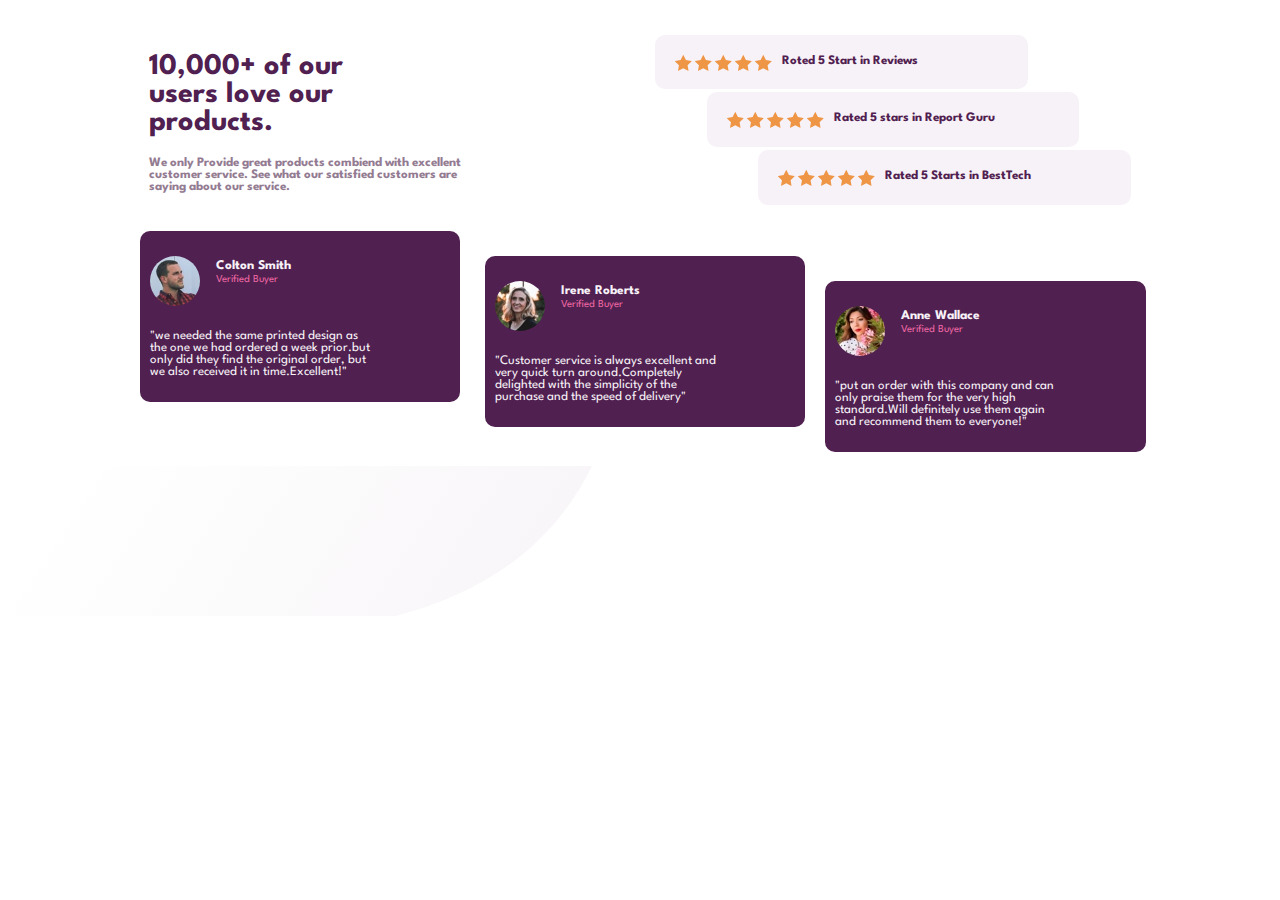
<file: Atelier 1/index.html>
<!DOCTYPE html>
<html lang="en">
<head>
    <meta charset="UTF-8">
    <meta name="viewport" content="width=device-width, initial-scale=1.0">
    <link rel="stylesheet" href="style.css">
    <link rel="preconnect" href="https://fonts.gstatic.com">
    <link  rel="stylesheet" href="https://fonts.googleapis.com/css2?family=Spartan:wght@100;200;300;400;500;600;700&display=swap">

    <title>Atelier 1</title>
</head>
<body>
    <div class="bodycontainer">
    <svg class="svgOne"></svg>
    <div class="container">   
       
        <header>
            <section class="firsttitle">
        <h1>10,000+ of our <br> users love our <br> products.</h1>
        <p class="p">We only Provide great products combiend with excellent <br> 
        customer service. See what our satisfied customers are <br> 
        saying about our service. </p>
            </section>
            <section class="stars">
                <div class="star1">
                    <div class="img"> <img src="images/icon-star.svg" alt="star">
                    <img src="images/icon-star.svg" alt="star">
                    <img src="images/icon-star.svg" alt="star">
                    <img src="images/icon-star.svg" alt="star">
                    <img src="images/icon-star.svg" alt="star"></div>
                    <span class="span"> Roted 5 Start in Reviews</span>
                </div>
                <div class="star2">
                  <div class="img">  <img src="images/icon-star.svg" alt="star">
                    <img src="images/icon-star.svg" alt="star">
                    <img src="images/icon-star.svg" alt="star">
                    <img src="images/icon-star.svg" alt="star">
                    <img src="images/icon-star.svg" alt="star"></div>
                    <span class="span">Rated 5 stars in Report Guru </span>
                </div>
                <div class="star3">
                    <div class="img"><img src="images/icon-star.svg" alt="star">
                    <img src="images/icon-star.svg" alt="star">
                    <img src="images/icon-star.svg" alt="star">
                    <img src="images/icon-star.svg" alt="star">
                    <img src="images/icon-star.svg" alt="star"></div>
                    <span class="span"> Rated 5 Starts in BestTech </span>
                </div>
        
    
            </section>
        </header>
        
        
        <footer>
        <div class="box1">
            <div class="header">
                <img src="images/image-colton.jpg" alt="">
                <div class="description">
                    <h5>Colton Smith</h5>
                    <h6>Verified Buyer</h6>
                </div>
            </div>
            <p> "we needed the same printed design as <br>
                the one we had ordered a week prior.but<br>
                only did they find the original order, but <br>
                we also received it in time.Excellent!"
            </p>
        </div>
        <div class="box2">
            <div class="header">
                <img src="images/image-irene.jpg" alt="">
                <div class="description">
                    <h5>Irene Roberts</h5>
                    <h6>Verified Buyer</h6>
                </div>
            </div>
            <p> "Customer service is always excellent and <br>
                very quick turn around.Completely <br>
                delighted with the simplicity of the <br>
                purchase and the speed of delivery"
            </p>
        </div>
        <div class="box3">
            <div class="header">
                <img src="images/image-anne.jpg" alt="">
                <div class="description">
                    <h5>Anne Wallace</h5>
                    <h6>Verified Buyer</h6>
                </div>
            </div>
            <p> "put an order with this company and can <br>
                only praise them for the very high <br>
                standard.Will definitely use them again <br>
                and recommend them to everyone!"
            </p>
        </div>
     </footer>
    </div>
    <svg class="svgtow"></svg>
</div>
</body>
</html>
</file>
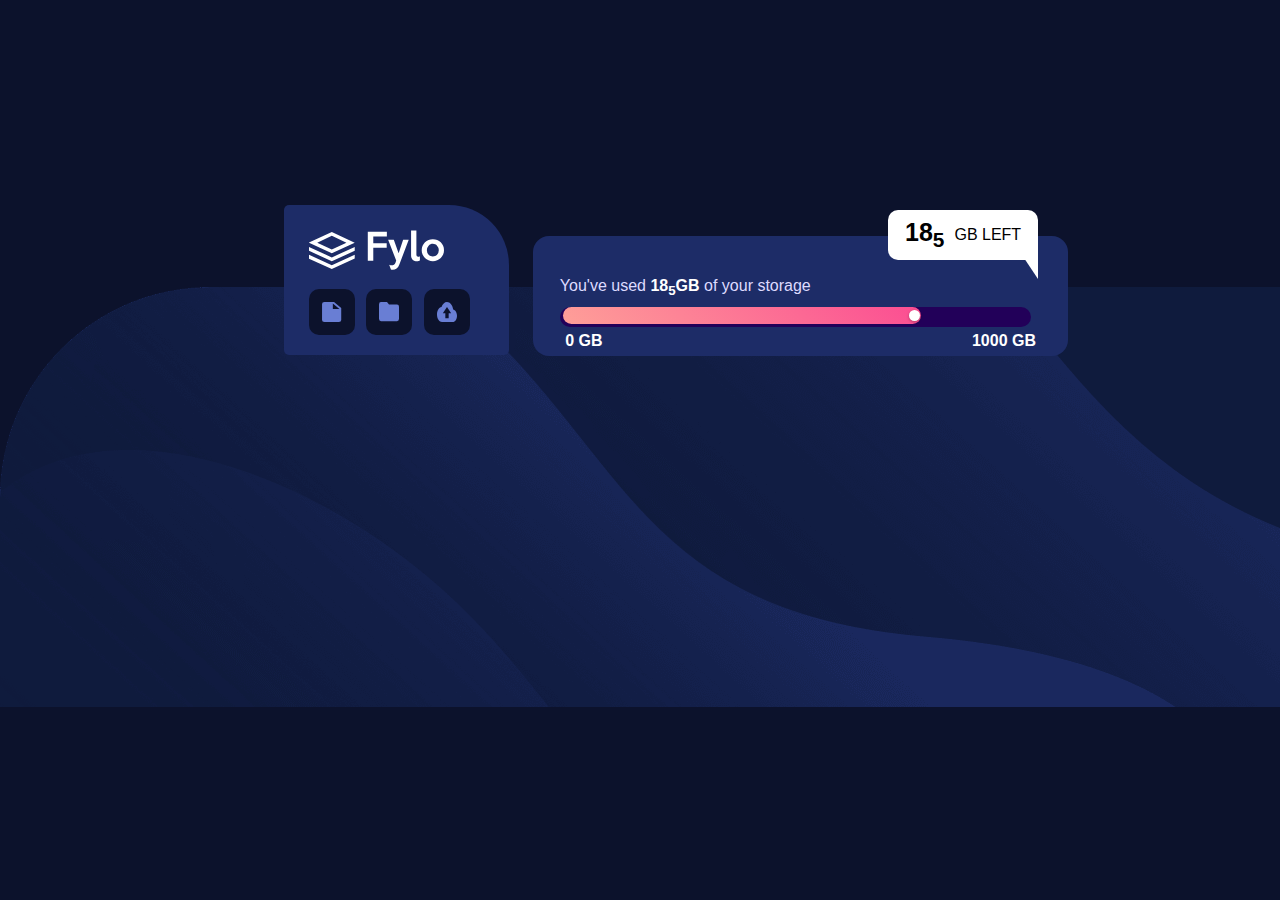
<file: Atelier 2/index.html>
<!DOCTYPE html>
<html lang="en">
<head>
    <meta charset="UTF-8">
    <meta name="viewport" content="width=device-width, initial-scale=1.0">
    <link rel="stylesheet" href="style.css">
    <title>Atelier 2</title>
</head>
<body>
    <section class="continer">
    <div class="box1">
        <div class="logo"><img src="images/logo.svg" alt=""></div>
        <div class="icos">
        <img src="images/icon-document.svg" class="ic N1" alt="">
        <img src="images/icon-folder.svg" class="ic N2" alt="">
        <img src="images/icon-upload.svg" class="ic N3" alt="">
    </div>
</div>

    
    <div class="box2">
        <p>You've used <strong>18<sub>5</sub>GB</strong> of your storage</p>
    <div class="progress-bar">
   <div class="progress">
         <div class="btn"></div>
     </div> </div>
     <div class="GB">
        <p id="myid"><strong>0 GB</strong></p>
        <p id="myid2"><strong>1000 GB</strong></p>
     </div>
     <div class="left"><strong class="strong">18<sub>5</sub></strong > GB LEFT</div>
    <div class="triengle"></div>

    </div>
</section>
</body>
</html>
</file>
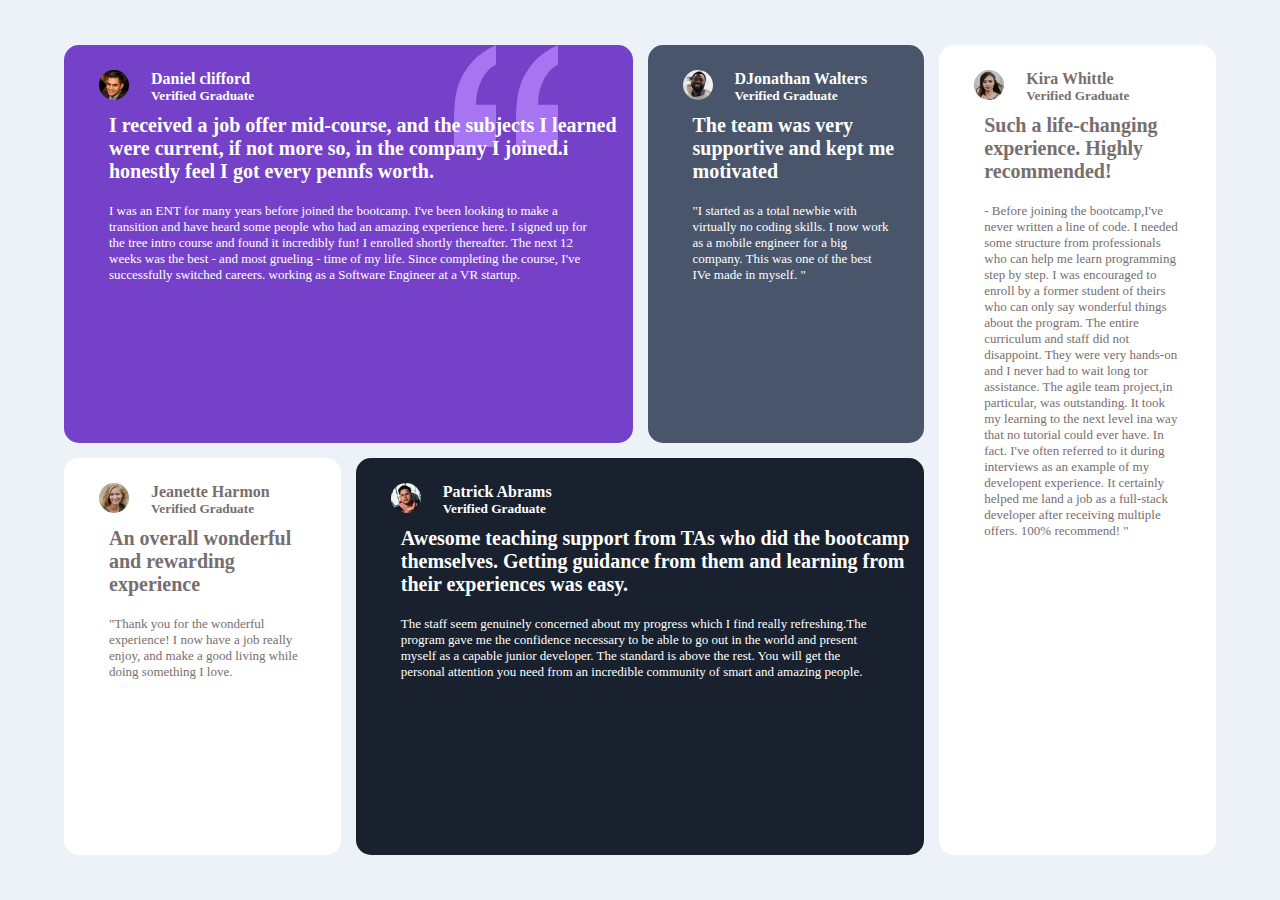
<file: Atelier 3/index.html>
<!DOCTYPE html>
<html lang="en">
<head>
    <meta charset="UTF-8">
    <meta name="viewport" content="width=device-width, initial-scale=1.0">
    <link rel="stylesheet" href="style.css">
    <title>Atelier 3</title>
</head>
<body>
   <section class="container">
       <div class="card-one">
            <div class="profile">
                <div class="profile-img">
                <img src="images/image-daniel.jpg" alt=""></div>
                <div class="profile-name">
                    <h4>Daniel clifford</h4>
                    <h5>Verified Graduate</h5>
               </div>
            </div>
                <div class="body-card">
                    <p><strong>I received a job offer mid-course, and the subjects I learned<br>
                        were current, if not more so, in the company I joined.i <br>
                        honestly feel I got every pennfs worth.</strong></p>
                    <P>I was an ENT for many years before joined the bootcamp. I've been looking to make a<br>
                        transition and have heard some people who had an amazing experience here. I signed up for<br>
                        the tree intro course and found it incredibly fun! I enrolled shortly thereafter. The next 12<br>
                        weeks was the best - and most grueling - time of my life. Since completing the course, I've<br>
                        successfully switched careers. working as a Software Engineer at a VR startup.</P>
                </div>
       </div>


       <div class="card-two">
        <div class="profile">
            <div class="profile-img">
            <img src="images/image-jonathan.jpg" alt=""></div>
            <div class="profile-name">
                <h4>DJonathan Walters</h4>
                <h5>Verified Graduate</h5>
           </div>
        </div>
            <div class="body-card">
                <p><strong>The team was very<br>
                    supportive and kept me<br>
                    motivated</strong></p>
                <P>
                    "I started as a total newbie with<br>
                    virtually no coding skills. I now work<br>
                    as a mobile engineer for a big<br>
                    company. This was one of the best<br>
                    IVe made in myself. "</P>
            </div>
         </div>


         <div class="card-three">
            <div class="profile">
                <div class="profile-img">
                <img src="images/image-jeanette.jpg" alt=""></div>
                <div class="profile-name">
                    <h4> Jeanette Harmon</h4>
                    <h5>Verified Graduate</h5>
               </div>
            </div>
                <div class="body-card">
                    <p><strong>An overall wonderful<br>
                        and rewarding<br>
                        experience</strong></p>
                    <P>
                        "Thank you for the wonderful<br>
                        experience! I now have a job really<br>
                        enjoy, and make a good living while<br>
                        doing something I love.</P>
                </div>
             </div>


             <div class="card-four">
                <div class="profile">
                    <div class="profile-img">
                    <img src="images/image-patrick.jpg" alt=""></div>
                    <div class="profile-name">
                        <h4>Patrick Abrams</h4>
                        <h5>Verified Graduate</h5>
                   </div>
                </div>
                    <div class="body-card">
                        <p><strong>
                            Awesome teaching support from TAs who did the bootcamp<br>
                            themselves. Getting guidance from them and learning from<br>
                            their experiences was easy.</strong></p>
                        <P> The staff seem genuinely concerned about my progress which I find really refreshing.The<br>
                            program gave me the confidence necessary to be able to go out in the world and present<br>
                            myself as a capable junior developer. The standard is above the rest. You will get the<br>
                            personal attention you need from an incredible community of smart and amazing people.<br>
                            </P>
                    </div>
                 </div>


                 <div class="card-five">
                    <div class="profile">
                        <div class="profile-img">
                        <img src="images/image-kira.jpg" alt=""></div>
                        <div class="profile-name">
                            <h4> Kira Whittle</h4>
                            <h5>Verified Graduate</h5>
                       </div>
                    </div>
                        <div class="body-card">
                            <p><strong>Such a life-changing<br>
                                experience. Highly
                                recommended!</strong></p>
                            <P>- Before joining the bootcamp,I've<br>
                                never written a line of code. I needed<br>
                                some structure from professionals<br>
                                who can help me learn programming<br>
                                step by step. I was encouraged to<br>
                                enroll by a former student of theirs<br>
                                who can only say wonderful things<br>
                                about the program. The entire<br>
                                curriculum and staff did not<br>
                                disappoint. They were very hands-on<br>
                                and I never had to wait long tor<br>
                                assistance. The agile team project,in<br>
                                particular, was outstanding. It took<br>
                                my learning to the next level ina way<br>
                                that no tutorial could ever have. In<br>
                                fact. I've often referred to it during<br>
                                interviews as an example of my<br>
                                developent experience. It certainly<br>
                                helped me land a job as a full-stack<br>
                                developer after receiving multiple<br>
                                offers. 100% recommend! "<br>
                                </P>
                        </div>
                     </div>


    </section> 
</body>
</html>
</file>
<file: Atelier 1/style.css>
.bodycontainer {
    position: relative;
    width: 100%;
    overflow: hidden;
    font-family: 'Spartan', sans-serif;
}
svg.svgOne {
    background-image: url(images/bg-pattern-top-desktop.svg);
    position: absolute;
    bottom: 0;
    right: 0;
  
    width: 100%;
    background-repeat: no-repeat;
}
svg.svgtwo {
    background-image: url("images/bg-pattern-bottom-desktop.svg");
    position: absolute;
    top: 0;
    left: 0;
    
    width: 100%;
    background-repeat: no-repeat;
}
.container {
    position: relative;
    width: 80%;
    margin: 10px auto;
    
}
header {
    display: flex;
    flex-direction: row;
    justify-content: space-between;
}
footer { 
    display: flex;
    flex-direction: row;
    width: 100%;
    


}
h1 {
    color:hsl(300, 43%, 22%);
    font-weight: bold;
    font-size: 30px;
}
.description h6 {
    color: hsl(333, 80%, 67%);
    font-weight: normal;
    margin-top: -20px;
}
h5 {
    color: hsl(300, 24%, 96%);


}
p {
    color: hsl(300, 24%, 96%);
    font-size: small;
}
.p {
    font-weight: bold;
    color:hsl(303, 10%, 53%);
}
.stars {
    font-size: small;
    font-weight: bold;
    color: hsl(300, 43%, 22%);
    display: flex;
    flex-direction: column;
    justify-content: space-around;
    width: 47%;
}
.star1, .star2, .star3 {
    background-color: hsl(300, 24%, 96%);
    height: 17%;
    border-radius: 10px;
    width: 70%;
    margin-bottom: 0px;
    padding: 20px 20px 5px 20px;
    display: flex;
} section{
margin: 15px;

}
.description {
    margin-left: 16px;
}
.description h5 {
    margin-top: 4px;
}
.star2 {
    align-self: center;
}
.star3 {
    align-self: flex-end;
}
.box1 {
    background-color: hsl(300, 43%, 22%);
    width: 300px;
    border-radius: 10px;
    padding: 1%;
   margin: 10px auto;
    align-self: flex-start;
   
}
.box2{
    background-color: hsl(300, 43%, 22%);
    width: 300px;
    border-radius: 10px;
    padding: 1%;
    margin-top: 10px;
    margin-left: 20px;
    align-self: center;
}
.box3 {
    background-color: hsl(300, 43%, 22%);
    width: 300px;
    border-radius: 10px;
    padding: 1%;
    margin-top: 60px;
    margin-left: 20px;
    align-self: center;
}
.header {
    display: flex;
    margin-bottom: 7%;
    padding-top: 15px;
}
.header img{
    border-radius: 3em;
    width: 50px;
    height: 50px;
}
span.span {
    margin-left: 10px;
}

@media (max-width: 600px){
    

    header {
        display: flex;
        flex-direction: column;
        justify-content: center;
    }
    .stars {
    width: 350px;
    margin-right: 50px;
    }
    .star2 {
        align-self: flex-start;
        margin-top: 20px;
        
    }
    .img{
        margin-left: 60px;
    }
    .star3 {
        align-self: flex-start;
        margin-top: 20px;
        padding-bottom: 10px;
    }
    footer { 
        display: flex;
        flex-direction: column;
        
    
    
    }
    .box1 {
       position: relative;
       left: 8px;
    }
    .box3 {
        
    position: relative;
    bottom: 40px;
    
    }
    .star1, .star2, .star3 {
       
        display: flex;
        flex-direction: column;
    }



}
</file>
<file: Atelier 2/style.css>
*{
    padding: 0px;
    margin: 0px;
}
body{
    
    background-color:  hsl(229, 57%, 11%);
   width: 80%;
   margin:10px auto ;
   font-family: 'Spartan', sans-serif;
   background-image: url("images/bg-desktop.png");
   background-repeat: no-repeat;
   background-position-y: 287px;
}
.continer{
    display: flex;
    flex-direction: row;
    justify-content: space-around;
    margin-top: 20%;
}
.box1 {

    width: 200px;
    height: 100px;
    background-color: hsl(228, 56%, 26%);
    padding: 25px 0 25px 25px;
    border-radius: 5px 60px 5px 5px;
    margin-left: 14%;
}
.icos {

    margin-top: 15px;
}
.ic {

    background-color: hsl(229, 57%, 11%);
    height: 20px;
    padding: 13px;
    width: 20px;
    margin-right: 7px;
    border-radius: 10px;
}
.box2 {

    background-color:hsl(228, 56%, 26%);
    height: 120px;
    width: 535px;
    border-radius: 1em;
    margin-right: 7%;
    margin-top: 3%;

}


.progress-bar{

    width: 88%;
    height: 20px;
    border-radius: 20px;
    background: #220059;
    margin-left: 5%;
  
    margin-top: 9px;
}
.progress{

    height: 17px;
    margin: 3px;
    width: calc(77% - 4px);
    border-radius: 10px; 
    background-image: linear-gradient(45deg, #fe9f98, #fb4d92);
    text-align: right;
    display: flex;
    align-items: center;
    justify-content: flex-end;
}
.btn{

    height: 11px;
    width: 11px;
    background: #ffffff;
    margin-right: 1px;
    border-radius: 11px;
    box-shadow: #0000004d 0px 1px 3px;
}
.box2 p{
    
    margin: 5% 0 0 5%;
    padding-top: 15px;
    color: hsl(243, 100%, 93%);
}
strong{
    color: white;
}
#myid {
    color: #ffffff;
    margin-left: 6%;
    margin-top: 0%;
}
#myid2 {
    color: #ffffff;
    margin-top: 0%;
    margin-right: 6%;
}
.GB {
    display: flex;
    flex-direction: row;
    justify-content: space-between;
    position: relative;
    bottom: 10px;
}
.left{
    color: black;
    background-color: #ffffff ;
    width: 150px;
    height: 50px;
    position: relative;
    bottom: 120px;
    left:355px;;
    border-radius: 10px;
    display: flex;
    justify-content: center;
    align-items :center;
    top: -125%;
}
.strong {
    color: black;
   margin-right: 10px;
   font-size: 25px;
}
.triengle{    
    position: relative;     
    bottom: 161px;     
    left: 485px;     
    width: 0;    
    height: 0;    
    border-top: 30px solid #ffffff ;    
    border-left: 20px solid transparent; }

@media screen and (max-width:700px){

    .continer{
        display: flex;
        flex-direction: column;
        justify-content: space-around;
        margin-top: 20%;
    }
    .box2 {

       padding: 5px;
        height: 120px;
        width: 250px;
       margin-left: 40px;
        margin-top: 3%; 
        padding-bottom: 15px;
    }
    .GB{
      position: relative;
      bottom: 10px;
    }
    .triengle{    
      display: none; }
      .left{
          position: relative;
         top: -10px;
          left: 40px;
      }
 body{
    background-image: url("images/bg-mobile.png");
    background-repeat: no-repeat;
   background-position-y: 10px;
   background-size: 110%;
}
      
    
    
}
</file>
<file: Atelier 3/style.css>
*{
    margin: 0px;
    padding: 0px;
}
body{
    background-color:hsl(210, 46%, 95%) ;
}
.container{
    margin-left: 5vw;
    margin-right: 5 vw;
    margin-top:5vh ;
    margin-top: 5vh;
    max-width: 1440px;
    width: 90vw;
    height: 90vh;
    display:grid;
    gap: 15px;
    grid-template-columns: repeat(4,1fr);
    grid-template-rows: repeat(2, 1fr);
    gap: 20Ppx;
    grid-template-areas: 
    "box1 box1 box2 box5"
    "box3 box4 box4 box5";
}
.card-one{
    background-color: hsl(263, 55%, 52%) ;
    grid-area: box1;
    border-radius: 15px;
    color: white;
    background-image:url(images/bg-pattern-quotation.svg);
    background-repeat: no-repeat;
    background-position-x: 390px;
    
}
.card-two{
background-color:hsl(217, 19%, 35%) ;
grid-area: box2;
border-radius: 15px;
color:white;


}
.card-three{
background-color: hsl(0, 0%, 100%);
grid-area: box3;
border-radius: 15px;
color: hsl(0, 4%, 45%);

}
.card-four{
background-color:hsl(219, 29%, 14%);
border-radius: 15px;
grid-area: box4;
color: white;
}
.card-five{
background-color: hsl(0, 0%, 100%);
grid-area: box5;
border-radius: 15px;
color: hsl(0, 4%, 45%);

}
.profile{
    display: flex;}
.profile-name{
    margin-top: 25px;
    margin-left: 22px;
 }
    
p{
    
    font-size: small;
    margin-left: 35px;
    padding: 10px;
}


img {
    border-radius: 50%;
    width: 30px;
    height: 30px;
    margin-left: 35px;
    margin-top: 25px;
}
strong{
    font-size: 20px;
}
/* h5{
    color: hsl(0, 4%, 45%);
} */

@media(max-width: 500px){
.container{
    display: flex;
    flex-direction: column;
    width: 90%;
}
   
}
</file>
